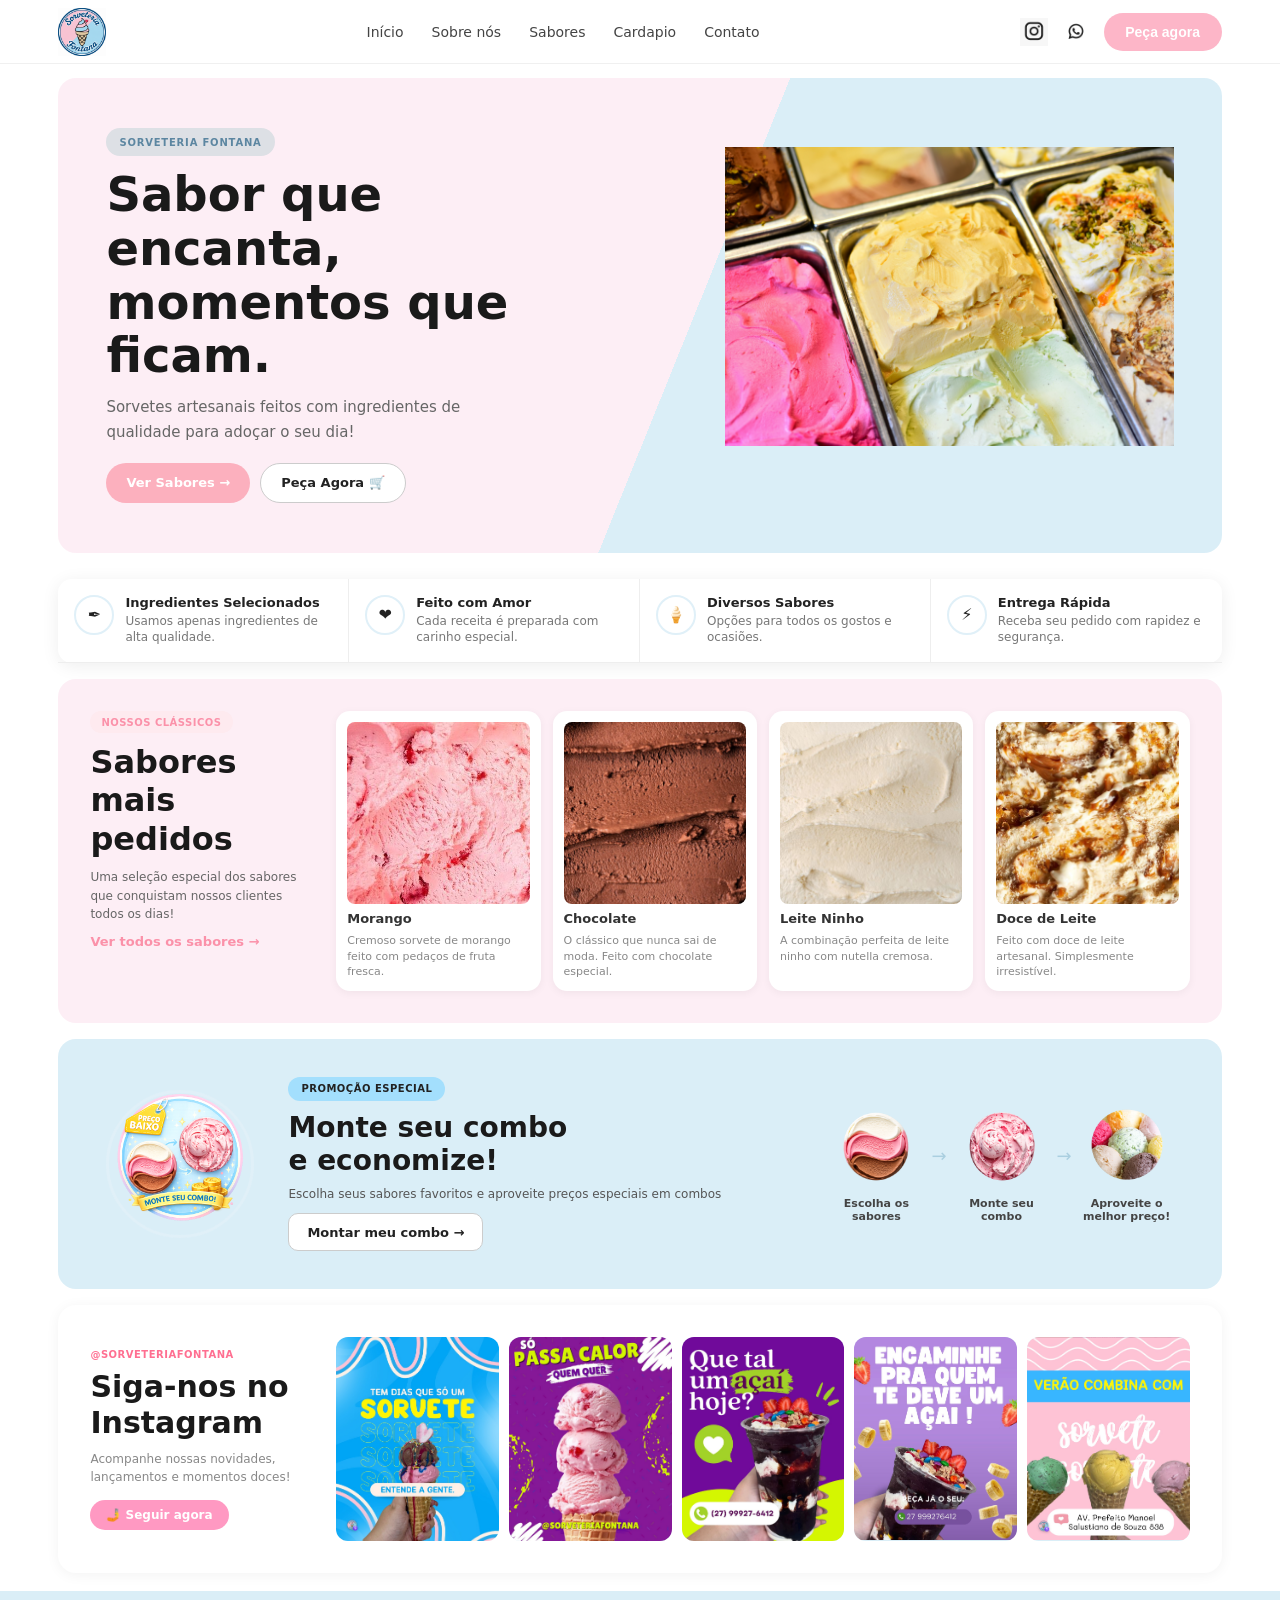
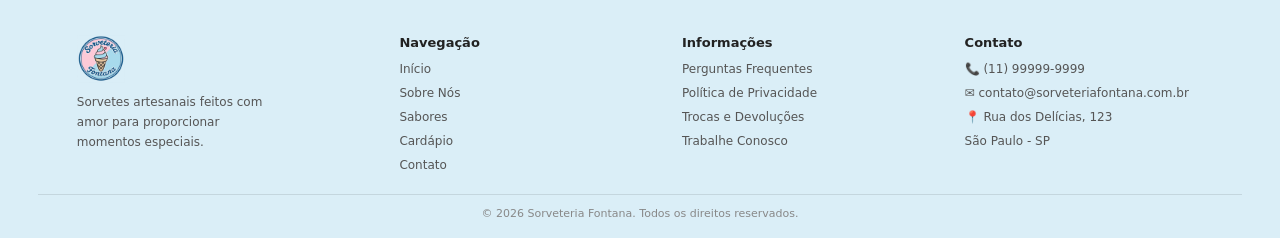
<file: index.html>
<!DOCTYPE html>
<html lang="pt-BR">

<head>
    <meta charset="UTF-8">
    <meta name="viewport" content="width=device-width, initial-scale=1.0">
    <title>Sorveteria Fontana</title>
    <link rel="icon" href="fotos/fontana_logo (1).png">
    <link rel="stylesheet" href="stylee.css">
</head>

<body>

    <!--parte do header-->
    <header>
        <div class="container">
            <div class="logo">
                <img src="fotos/logo.png" alt="Sorveteria Fontana">
            </div>

            <div class="hamburger" id="hamburger" onclick="toggleMenu()">
                <span></span>
                <span></span>
                <span></span>
            </div>

            <div class="menu" id="menu">
                <nav>
                    <ul>
                        <li>Início</li>
                        <li>Sobre nós</li>
                        <li>Sabores</li>
                        <li><a href="sabores (1).html">Cardapio</a></li>
                        <li>Contato</li>
                    </ul>
                </nav>
            </div>

            <div class="logos_whatsApp">
                <a href="https://www.instagram.com/sorveteriafontana/" target="_blank">
                <img src="fotos/icon insta.jpeg" alt="Instagram">
                </a>
            </div>
            <div class="logo_instagram">
                <img src="fotos/whatsapp_logo.png" alt="WhatsApp">
            </div>
            <div class="peça_agora">
                <button><a href="peçaja.html">Peça agora</a></button>
            </div>
        </div>
    </header>

    <!--parte da box-->
    <div class="container_ultra_blaster">
        <div class="box_grande">
            <div class="container-">
                <div class="titulo">
                    <h1>Sorveteria Fontana</h1>
                </div>
                <div class="paragrafo">
                    <p>Sabor que <br> encanta, <br> momentos que <br> ficam.</p>
                </div>
                <div class="sub_paragrafo">
                    <p>Sorvetes artesanais feitos com ingredientes de qualidade para adoçar o seu dia!</p>
                </div>
                <div class="ver_va">
                    <div class="ver_valores">
                        <p>Ver Sabores →</p>
                    </div>
                    <div class="peça_da_box">
                        <p>Peça Agora 🛒</p>
                    </div>
                </div>
            </div>
            <div class="img_grande">
                <img src="fotos/zed-can-SzeATgE4k0c-unsplash.jpg" alt="">
            </div>
        </div>
    </div>

    <!--parte do menu-->
    <div class="base_menu">
        <div class="menu_">
            <div class="item">
                <div class="icone">✒️​</div>
                <div class="texto">
                    <h2>Ingredientes Selecionados</h2>
                    <p>Usamos apenas ingredientes de alta qualidade.</p>
                </div>
            </div>
            <div class="item">
                <div class="icone">❤️</div>
                <div class="texto">
                    <h2>Feito com Amor</h2>
                    <p>Cada receita é preparada com carinho especial.</p>
                </div>
            </div>
            <div class="item">
                <div class="icone">🍦</div>
                <div class="texto">
                    <h2>Diversos Sabores</h2>
                    <p>Opções para todos os gostos e ocasiões.</p>
                </div>
            </div>
            <div class="item sem-borda">
                <div class="icone">⚡</div>
                <div class="texto">
                    <h2>Entrega Rápida</h2>
                    <p>Receba seu pedido com rapidez e segurança.</p>
                </div>
            </div>
        </div>
    </div>

    <!--box media (sabores)-->
    <div class="container_media">
        <div class="container_media_sub">
            <div class="box_media">
                <div class="media_titulo">
                    <p>nossos clássicos</p>
                </div>
                <div class="media_h1">
                    <p>Sabores mais<br>pedidos</p>
                </div>
                <div class="media_subh1">
                    <p>Uma seleção especial dos sabores que conquistam nossos clientes todos os dias!</p>
                </div>
                <div class="media_ver_sabores">
                    <p>Ver todos os sabores →</p>
                </div>
            </div>
            <div class="opcoes_media">
                <div class="card_">
                    <img src="fotos/sorvete de morango.jpg" alt="Morango">
                    <h3>Morango</h3>
                    <p>Cremoso sorvete de morango feito com pedaços de fruta fresca.</p>
                </div>
                <div class="card_">
                    <img src="fotos/chocolate.jpg" alt="Chocolate">
                    <h3>Chocolate</h3>
                    <p>O clássico que nunca sai de moda. Feito com chocolate especial.</p>
                </div>
                <div class="card_">
                    <img src="fotos/sorvete de leite ninho.jpg" alt="Leite Ninho">
                    <h3>Leite Ninho</h3>
                    <p>A combinação perfeita de leite ninho com nutella cremosa.</p>
                </div>
                <div class="card_">
                    <img src="fotos/sorvete de doce de leite.jpg" alt="Doce de Leite">
                    <h3>Doce de Leite</h3>
                    <p>Feito com doce de leite artesanal. Simplesmente irresistível.</p>
                </div>
            </div>
        </div>
    </div>

    <!--parte promoção especial-->
    <div class="container_especial">
        <div class="container_especial_sub">
            <div class="img_especial">
                <img src="fotos/preço baixo.png" alt="">
            </div>

            <div class="coluna_especial">
                <div class="titulo_especial">
                    <h1>Promoção Especial</h1>
                </div>
                <div class="h1_especial">
                    <h1>Monte seu combo<br>e economize!</h1>
                    <p>Escolha seus sabores favoritos e aproveite preços especiais em combos</p>
                </div>
                <div class="montar_especial">
                    <h4>Montar meu combo →</h4>
                </div>
            </div>

            <div class="img_sub">
                <div class="coluna_img">
                    <div class="img_sub_sub">
                        <img src="fotos/ChatGPT Image 9 de jun. de 2026, 14_09_29.png" alt="">
                    </div>
                    <div class="h1_img"><p>Escolha os sabores</p></div>
                </div>
                <span class="seta_especial">→</span>
                <div class="coluna_img">
                    <div class="img_sub_sub">
                        <img src="fotos/foto_redondaaaaa.png" alt="">
                    </div>
                    <div class="h1_img"><p>Monte seu combo</p></div>
                </div>
                <span class="seta_especial">→</span>
                <div class="coluna_img">
                    <div class="img_sub_sub">
                        <img src="fotos/imagem redonda_sorvetes.png" alt="">
                    </div>
                    <div class="h1_img"><p>Aproveite o melhor preço!</p></div>
                </div>
            </div>
        </div>
    </div>

    <!--box final (instagram)-->
    <div class="container_media_final">
        <div class="container_media_sub_final">
            <div class="box_media_final">
                <div class="media_titulo_final">
                    <p>@sorveteriafontana</p>
                </div>
                <div class="media_h1_final">
                    <p>Siga-nos no<br>Instagram</p>
                </div>
                <div class="media_subh1_final">
                    <p>Acompanhe nossas novidades, lançamentos e momentos doces!</p>
                </div>
                <div class="media_ver_sabores_final">
                    <a href="https://www.instagram.com/sorveteriafontana/" target="_blank">
                    <p>🤳 Seguir agora</p>
                    </a>
                </div>
            </div>
            <div class="opcoes_media_final">
                <div class="card_final"><div class="img_sabor_final">
                    <img src="fotos/sorvete_.jpeg" alt="">
                </div></div>
                <div class="card_final"><div class="img_sabor_final">
                    <img src="fotos/img1.png" alt="">
                </div></div>
                <div class="card_final"><div class="img_sabor_final">
                    <img src="fotos/img 2.png" alt="">
                </div></div>
                <div class="card_final"><div class="img_sabor_final">
                    <img src="fotos/img 3.png" alt="">
                </div></div>
                <div class="card_final"><div class="img_sabor_final">
                    <img src="fotos/img 4.png" alt="">
                </div></div>
            </div>
        </div>
    </div>

    <!-- FOOTER -->
    <footer class="footer">
        <div class="footer-content">
            <div class="footer-brand">
                <img src="fotos/fontana_logo (1).png" alt="Fontana">
                <p>Sorvetes artesanais feitos com amor para proporcionar momentos especiais.</p>
                <div class="social">
                    <i class="fa-brands fa-instagram"></i>
                    <i class="fa-brands fa-whatsapp"></i>
                </div>
            </div>
            <div class="footer-column">
                <h4>Navegação</h4>
                <a href="#">Início</a>
                <a href="#">Sobre Nós</a>
                <a href="#">Sabores</a>
                <a href="#">Cardápio</a>
                <a href="#">Contato</a>
            </div>
            <div class="footer-column">
                <h4>Informações</h4>
                <a href="#">Perguntas Frequentes</a>
                <a href="#">Política de Privacidade</a>
                <a href="#">Trocas e Devoluções</a>
                <a href="#">Trabalhe Conosco</a>
            </div>
            <div class="footer-column">
                <h4>Contato</h4>
                <span>📞 (11) 99999-9999</span>
                <span>✉ contato@sorveteriafontana.com.br</span>
                <span>📍 Rua dos Delícias, 123</span>
                <span>São Paulo - SP</span>
            </div>
        </div>
        <div class="footer-copy">
            © 2026 Sorveteria Fontana. Todos os direitos reservados.
        </div>
    </footer>

    <script>
        function toggleMenu() {
            const menu = document.getElementById('menu');
            menu.classList.toggle('aberto');
        }

        document.querySelectorAll('.menu li').forEach(item => {
            item.addEventListener('click', () => {
                document.getElementById('menu').classList.remove('aberto');
            });
        });
    </script>

</body>
</html>
</file>
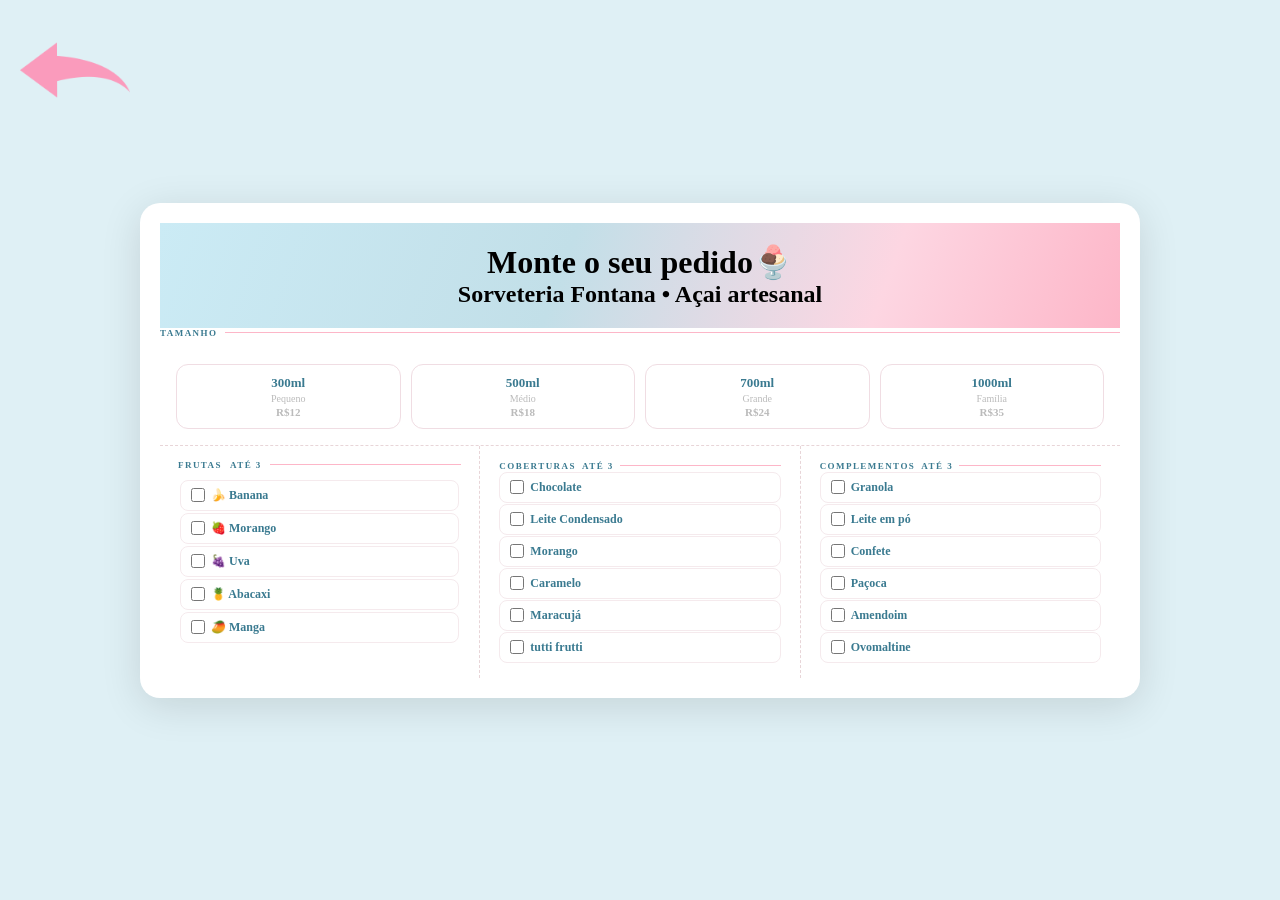
<file: peçaja.html>
<!DOCTYPE html>
<html lang="en">
<head>
    <meta charset="UTF-8">
    <meta name="viewport" content="width=device-width, initial-scale=1.0">
    <title>PEÇA JA</title>
    <link rel="icon" href="fotos/fontana_logo (1).png">
    <link rel="stylesheet" href="peçaja.css">
</head>

<body>    
    <div class="seta1">
        <a href="index.html">
            <img src="fotos/setas-pretas-para-a-esquerda (1).png" alt="Seta para voltar a pagina">
        </a>
    </div>

    <div class="mundo">
        <div class="comanda">
            
            
                <header>
                    <h1>Monte o seu pedido🍨</h1>
                    <h2>Sorveteria Fontana • Açai artesanal</h2>
                </header>

                <!-- TAMANHO -->
                <div class="sec-titulo">TAMANHO</div>

                <div class="Tamanho">
                    <input type="radio" name="tamanho" id="300ml">
                    <label for="300ml">
                        <span class="ml">300ml</span>
                        <span class="nome">Pequeno</span>
                        <span class="preco">R$12</span>
                    </label>

                    <input type="radio" name="tamanho" id="500ml">
                    <label for="500ml">
                        <span class="ml">500ml</span>
                        <span class="nome">Médio</span>
                        <span class="preco">R$18</span>
                    </label>

                    <input type="radio" name="tamanho" id="700ml">
                    <label for="700ml">
                        <span class="ml">700ml</span>
                        <span class="nome">Grande</span>
                        <span class="preco">R$24</span>
                    </label>

                    <input type="radio" name="tamanho" id="1LT">
                    <label for="1LT">
                        <span class="ml">1000ml</span>
                        <span class="nome">Família</span>
                        <span class="preco">R$35</span>
                    </label>
                </div>

                <div class="corpo">

                    <!-- FRUTAS -->
                    <div class="col-frutas">
                        <div class="sec-titulo">
                            FRUTAS <span class="sec-obs">ATÉ 3</span>
                        </div>

                        <div class="frutas">
                            <div class="item">
                                <input type="checkbox" id="Banana" name="frutas">
                                <label for="Banana">🍌 Banana</label>
                            </div>
                            <div class="item">
                                <input type="checkbox" id="Morango" name="frutas">
                                <label for="Morango">🍓 Morango</label>
                            </div>
                            <div class="item">
                                <input type="checkbox" id="Uva" name="frutas">
                                <label for="Uva">🍇 Uva</label>
                            </div>
                            <div class="item">
                                <input type="checkbox" id="Abacaxi" name="frutas">
                                <label for="Abacaxi">🍍 Abacaxi</label>
                            </div>
                            <div class="item">
                                <input type="checkbox" id="Manga" name="frutas">
                                <label for="Manga">🥭 Manga</label>
                            </div>
                        </div>
                    </div>

                    <!-- COBERTURAS -->
                    <div class="coberturas">
                        <div class="sec-titulo">
                            COBERTURAS <span class="sec-obs">ATÉ 3</span>
                        </div>
                        <div class="item">
                            <input type="checkbox" name="Chocolate" id="Chocolate">
                            <label for="Chocolate">Chocolate</label>
                        </div>
                        <div class="item">
                            <input type="checkbox" name="LeiteCondensado" id="LeiteCondensado">
                            <label for="LeiteCondensado">Leite Condensado</label>
                        </div>
                        <div class="item">
                            <input type="checkbox" name="Morango" id="CMorango">
                            <label for="CMorango">Morango</label>
                        </div>
                        <div class="item">
                            <input type="checkbox" name="Caramelo" id="Caramelo">
                            <label for="Caramelo">Caramelo</label>
                        </div>
                        <div class="item">
                            <input type="checkbox" name="Maracuja" id="Maracuja">
                            <label for="Maracuja">Maracujá</label>
                        </div>
                        <div class="item">
                            <input type="checkbox" name="tittufrutti" id="tuttifrutti">
                            <label for="tuttifrutti">tutti frutti</label>
                        </div>
                    </div>

                    <!-- COMPLEMENTOS -->
                    <div class="complementos">
                        <div class="sec-titulo">
                            COMPLEMENTOS <span class="sec-obs">ATÉ 3</span>
                        </div>
                        <div class="item">
                            <input type="checkbox" name="Granola" id="Granola">
                            <label for="Granola">Granola</label>
                        </div>
                        <div class="item">
                            <input type="checkbox" name="Leite em pó" id="Leiteempo">
                            <label for="Leiteempo">Leite em pó</label>
                        </div>
                        <div class="item">
                            <input type="checkbox" name="Confete" id="Confete">
                            <label for="Confete">Confete</label>
                        </div>
                        <div class="item">
                            <input type="checkbox" name="Pacoca" id="Pacoca">
                            <label for="Pacoca">Paçoca</label>
                        </div>
                        <div class="item">
                            <input type="checkbox" name="Amendoim" id="Amendoim">
                            <label for="Amendoim">Amendoim</label>
                        </div>
                        <div class="item">
                            <input type="checkbox" name="Ovomaltine" id="Ovomaltine">
                            <label for="Ovomaltine">Ovomaltine</label>
                        </div>
                    </div>

                    <script>
                        document.querySelectorAll('[name=frutas]').forEach(cb => {
                            cb.addEventListener('change', () => {
                                if (document.querySelectorAll('[name=frutas]:checked').length > 3) {
                                    cb.checked = false;
                                    alert('Você só pode escolher até 3 frutas!');
                                }
                            });
                        });

                        const coberturas = ['Chocolate', 'LeiteCondensado', 'Morango', 'Caramelo', 'Maracuja', 'tittufrutti'];
                        coberturas.forEach(nome => {
                            document.querySelector(`[name=${nome}]`)?.addEventListener('change', function() {
                                const marcados = coberturas.filter(n => document.querySelector(`[name=${n}]`)?.checked).length;
                                if (marcados > 3) {
                                    this.checked = false;
                                    alert('Você só pode escolher até 3 coberturas!');
                                }
                            });
                        });

                        const complementos = ['Granola', 'Leite em pó', 'Confete', 'Pacoca', 'Amendoim', 'Ovomaltine'];
                        complementos.forEach(nome => {
                            document.querySelector(`[name="${nome}"]`)?.addEventListener('change', function() {
                                const marcados = complementos.filter(n => document.querySelector(`[name="${n}"]`)?.checked).length;
                                if (marcados > 3) {
                                    this.checked = false;
                                    alert('Você só pode escolher até 3 complementos!');
                                }
                            });
                        });
                    </script>
                </div>
            </div>
    </div>

</body>
</html>
</file>
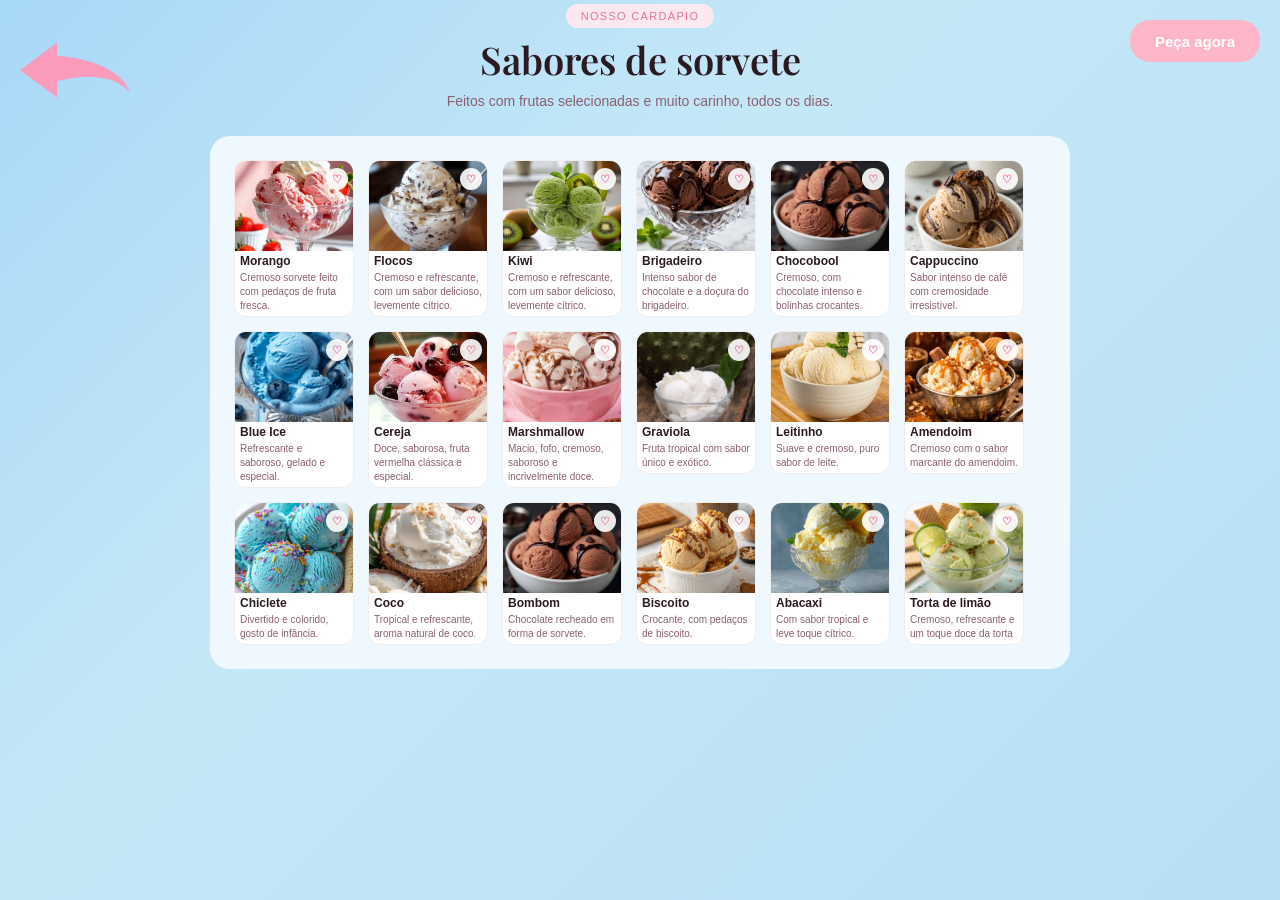
<file: sabores (1).html>
<!DOCTYPE html>
<html lang="PT-BR">
  <head>
    <meta charset="UTF-8">
    <meta name="viewport" content="width=device-width, initial-scale=1.0">
    <link rel="icon" href="fotos/fontana_logo (1).png">
    <title>Sabores</title>
    <link href="https://fonts.googleapis.com/css2?family=Playfair+Display:wght@500;600&family=DM+Sans:wght@400;500&display=swap" rel="stylesheet" />
    <link rel="stylesheet" href="sabores (1).css">
  </head>
  <body>
    <header>

  <div class="seta1">
    <a href="index.html">
      <img src="fotos/setas-pretas-para-a-esquerda (1).png" alt="Seta para voltar a pagina">
    </a>
  </div>

  <div class="peça_agora">
    <a href="peçaja.html">
      <button>Peça agora</button>
    </a>
  </div>

    <div class="hero">
      <span class="hero-tag">nosso cardápio</span>
      <h1>Sabores de sorvete</h1>
      <p>Feitos com frutas selecionadas e muito carinho, todos os dias.</p>
    </div>
  </header>
    <div class="container">

      <!-- Morango -->
      <div class="card">
        <div class="card-img">
          <img src="fotos/morango2.jpg" alt="Sorvete de morango" />
          <button class="card-heart">♡</button>
        </div>
        <div class="card-body">
          <p class="card-name">Morango</p>
          <p class="card-desc">Cremoso sorvete feito com pedaços de fruta fresca.</p>
        </div>
      </div>

      <!-- Flocos -->
      <div class="card">
        <div class="card-img">
          <img src="fotos/flocos.jpg" alt="Sorvete de Flocos" />
          <button class="card-heart">♡</button>
        </div>
        <div class="card-body">
          <p class="card-name">Flocos</p>
          <p class="card-desc">Cremoso e refrescante, com um sabor delicioso, levemente cítrico.</p>
        </div>
      </div>

      <!-- Kiwi -->
      <div class="card">
        <div class="card-img">
          <img src="fotos/kiwi.jpg" alt="Sorvete de Kiwi" />
          <button class="card-heart">♡</button>
        </div>
        <div class="card-body">
          <p class="card-name">Kiwi</p>
          <p class="card-desc">Cremoso e refrescante, com um sabor delicioso, levemente cítrico.</p>
        </div>
      </div>

      <!-- Brigadeiro -->
      <div class="card">
        <div class="card-img">
          <img src="fotos/brigadeiro.jpg" alt="Sorvete de Brigadeiro" />
          <button class="card-heart">♡</button>
        </div>
        <div class="card-body">
          <p class="card-name">Brigadeiro</p>
          <p class="card-desc">Intenso sabor de chocolate e a doçura do brigadeiro.</p>
        </div>
      </div>

      <!-- Chocobool -->
      <div class="card">
        <div class="card-img">
          <img src="fotos/chocobol.jpg" alt="Sorvete de Chocobool" />
          <button class="card-heart">♡</button>
        </div>
        <div class="card-body">
          <p class="card-name">Chocobool</p>
          <p class="card-desc">Cremoso, com chocolate intenso e bolinhas crocantes.</p>
        </div>
      </div>

      <!-- Cappuccino -->
      <div class="card">
        <div class="card-img">
          <img src="fotos/capuccino.jpg" alt="Cappuccino" />
          <button class="card-heart">♡</button>
        </div>
        <div class="card-body">
          <p class="card-name">Cappuccino</p>
          <p class="card-desc">Sabor intenso de café com cremosidade irresistível.</p>
        </div>
      </div>

      <!-- Blue Ice -->
      <div class="card">
        <div class="card-img">
          <img src="fotos/blue ice.jpg" alt="Blue Ice" />
          <button class="card-heart">♡</button>
        </div>
        <div class="card-body">
          <p class="card-name">Blue Ice</p>
          <p class="card-desc">Refrescante e saboroso, gelado e especial.</p>
        </div>
      </div>

      <!-- Cereja -->
      <div class="card">
        <div class="card-img">
          <img src="fotos/cereja.jpg" alt="Cereja" />
          <button class="card-heart">♡</button>
        </div>
        <div class="card-body">
          <p class="card-name">Cereja</p>
          <p class="card-desc">Doce, saborosa, fruta vermelha clássica e especial.</p>
        </div>
      </div>

      <!-- Marshmallow -->
      <div class="card">
        <div class="card-img">
          <img src="fotos/marsh.jpg" alt="Marshmallow" />
          <button class="card-heart">♡</button>
        </div>
        <div class="card-body">
          <p class="card-name">Marshmallow</p>
          <p class="card-desc">Macio, fofo, cremoso, saboroso e incrivelmente doce.</p>
        </div>
      </div>

      <!-- Graviola -->
      <div class="card">
        <div class="card-img">
          <img src="fotos/graviola.jpg" alt="Graviola" />
          <button class="card-heart">♡</button>
        </div>
        <div class="card-body">
          <p class="card-name">Graviola</p>
          <p class="card-desc">Fruta tropical com sabor único e exótico.</p>
        </div>
      </div>

      <!-- Leitinho -->
      <div class="card">
        <div class="card-img">
          <img src="fotos/leiteninho.jpg" alt="Leitinho" />
          <button class="card-heart">♡</button>
        </div>
        <div class="card-body">
          <p class="card-name">Leitinho</p>
          <p class="card-desc">Suave e cremoso, puro sabor de leite.</p>
        </div>
      </div>

      <!-- Amendoim -->
      <div class="card">
        <div class="card-img">
          <img src="fotos/amendoin.jpg" alt="Amendoim" />
          <button class="card-heart">♡</button>
        </div>
        <div class="card-body">
          <p class="card-name">Amendoim</p>
          <p class="card-desc">Cremoso com o sabor marcante do amendoim.</p>
        </div>
      </div>

      <!-- Chiclete -->
      <div class="card">
        <div class="card-img">
          <img src="fotos/chiclete.jpg" alt="Chiclete" />
          <button class="card-heart">♡</button>
        </div>
        <div class="card-body">
          <p class="card-name">Chiclete</p>
          <p class="card-desc">Divertido e colorido, gosto de infância.</p>
        </div>
      </div>

      <!-- Coco -->
      <div class="card">
        <div class="card-img">
          <img src="fotos/coco.jpg" alt="Coco" />
          <button class="card-heart">♡</button>
        </div>
        <div class="card-body">
          <p class="card-name">Coco</p>
          <p class="card-desc">Tropical e refrescante, aroma natural de coco.</p>
        </div>
      </div>

      <!-- Bombom -->
      <div class="card">
        <div class="card-img">
          <img src="fotos/chocobol.jpg" alt="Bombom" />
          <button class="card-heart">♡</button>
        </div>
        <div class="card-body">
          <p class="card-name">Bombom</p>
          <p class="card-desc">Chocolate recheado em forma de sorvete.</p>
        </div>
      </div>

      <!-- Biscoito -->
      <div class="card">
        <div class="card-img">
          <img src="fotos/biscoito.jpg" alt="Biscoito" />
          <button class="card-heart">♡</button>
        </div>
        <div class="card-body">
          <p class="card-name">Biscoito</p>
          <p class="card-desc">Crocante, com pedaços de biscoito.</p>
        </div>
      </div>

      <!-- Abacaxi -->
      <div class="card">
        <div class="card-img">
          <img src="fotos/abacaxi.jpg" alt="Abacaxi" />
          <button class="card-heart">♡</button>
        </div>
        <div class="card-body">
          <p class="card-name">Abacaxi</p>
          <p class="card-desc">Com sabor tropical e leve toque cítrico.</p>
        </div>
      </div>

      <!-- Pistache -->
      <div class="card">
        <div class="card-img">
          <img src="fotos/tortaz de limao.jpg" alt="torta de limão" />
          <button class="card-heart">♡</button>
        </div>
        <div class="card-body">
          <p class="card-name">Torta de limão</p>
          <p class="card-desc">Cremoso, refrescante e um toque doce da torta</p>
        </div>
      </div>

    </div>

  </body>
</html>
</file>
<file: stylee.css>
/* ===================================================
   SORVETERIA FONTANA — CSS RESPONSIVO COMPLETO v3
   Breakpoints: 360 | 480 | 768 | 1024 | 1280 | 1440+
   =================================================== */
 
/* ===== RESET & BASE ===== */
*, *::before, *::after {
    padding: 0;
    margin: 0;
    box-sizing: border-box;
}
 
html {
    font-size: 16px;
    scroll-behavior: smooth;
}
 
body {
    font-family: 'Segoe UI', system-ui, -apple-system, sans-serif;
    color: #222;
    background: #fff;
    overflow-x: hidden;
}
 
img { max-width: 100%; display: block; }
a   { text-decoration: none; color: inherit; }
 
/* ===== WRAPPER GLOBAL ===== */
/* Todas as seções ficam dentro de uma faixa de 1180px centralizada */
.container,
.container_ultra_blaster,
.base_menu,
.container_media,
.container_especial,
.container_media_final,
.footer {
    width: 100%;
    max-width: 1240px;
    margin-left: auto;
    margin-right: auto;
    padding-left:  clamp(14px, 3vw, 40px);
    padding-right: clamp(14px, 3vw, 40px);
}
 
/* ===== HEADER ===== */
header {
    height: 64px;
    background: #fff;
    border-bottom: 1px solid #f0f0f0;
    position: sticky;
    top: 0;
    z-index: 200;
    /* full‑bleed bg, conteúdo centralizado via .container */
    padding: 0;
    display: block;
}
 
.container {
    height: 64px;
    display: flex;
    align-items: center;
    gap: 14px;
}
 
.logo {
    flex-shrink: 0;
    display: flex;
    align-items: center;
}
 
.logo img {
    width: 48px;
    height: 48px;
    object-fit: contain;
}
 
/* Nav */
.menu {
    flex: 1;
    display: flex;
    justify-content: center;
}
 
nav { display: flex; align-items: center; }
 
ul {
    list-style: none;
    display: flex;
    align-items: center;
    gap: 0;
}
 
li {
    padding: 6px 14px;
    cursor: pointer;
    border-radius: 10px;
    font-size: 14px;
    color: #444;
    font-weight: 500;
    white-space: nowrap;
    transition: background 200ms, color 200ms;
}
 
li:hover {
    background-color: #fdb6c8;
    color: #fff;
}
 
/* Ícones sociais no header */
.logos_whatsApp,
.logo_instagram {
    width: 28px;
    height: 28px;
    flex-shrink: 0;
    display: flex;
    align-items: center;
    justify-content: center;
    cursor: pointer;
}
 
.logos_whatsApp img,
.logo_instagram img {
    width: 100%;
    object-fit: contain;
}
 
/* Botão Peça Agora */
.peça_agora { flex-shrink: 0; }
 
button {
    background-color: #fdb6c8;
    color: #fff;
    border: none;
    min-width: 118px;
    height: 38px;
    padding: 0 18px;
    border-radius: 20px;
    font-size: 14px;
    font-weight: 600;
    cursor: pointer;
    transition: background 250ms;
    white-space: nowrap;
}
 
button:hover { background-color: #f890aa; }
 
/* Hamburger */
.hamburger {
    display: none;
    flex-direction: column;
    gap: 5px;
    cursor: pointer;
    padding: 5px;
    flex-shrink: 0;
    margin-left: auto;
}
 
.hamburger span {
    display: block;
    width: 24px;
    height: 3px;
    background-color: #333;
    border-radius: 3px;
    transition: 0.3s;
}
 
/* ===== HERO ===== */
.container_ultra_blaster {
    padding-top: 14px;
    padding-bottom: 14px;
}
 
.box_grande {
    border-radius: 18px;
    display: flex;
    align-items: center;
    gap: clamp(18px, 3vw, 36px);
    padding: clamp(28px, 4vw, 50px) clamp(22px, 4vw, 48px);
    background: linear-gradient(112deg, #FDEEF5 54%, #DAEEF7 46%);
    min-height: 340px;
}
 
.container- {
    flex: 1;
    min-width: 0;
    display: flex;
    flex-direction: column;
    gap: 12px;
}
 
.titulo {
    width: fit-content;
    height: 28px;
    color: #5c86a1;
    display: flex;
    align-items: center;
    border-radius: 20px;
    padding: 0 13px;
    background-color: #dde0e5;
}
 
.titulo h1 {
    font-size: 10px;
    font-weight: 700;
    letter-spacing: 0.8px;
    text-transform: uppercase;
}
 
.paragrafo {
    font-size: clamp(28px, 3.8vw, 48px);
    font-weight: 800;
    line-height: 1.12;
    color: #1a1a1a;
}
 
.sub_paragrafo {
    font-size: clamp(13px, 1.3vw, 15px);
    color: #666;
    line-height: 1.65;
    max-width: 380px;
}
 
.ver_va {
    display: flex;
    align-items: center;
    gap: 10px;
    flex-wrap: wrap;
    margin-top: 6px;
}
 
.ver_valores {
    height: 40px;
    padding: 0 20px;
    color: #fff;
    display: flex;
    align-items: center;
    background-color: #fcb0be;
    font-weight: 700;
    border-radius: 25px;
    cursor: pointer;
    font-size: 13px;
    transition: background 220ms;
    white-space: nowrap;
}
 
.ver_valores:hover { background-color: #f890aa; }
 
.peça_da_box {
    height: 40px;
    padding: 0 20px;
    display: flex;
    align-items: center;
    border: 1px solid #ccc;
    background-color: #fff;
    font-weight: 700;
    border-radius: 25px;
    cursor: pointer;
    font-size: 13px;
    transition: background 220ms;
    white-space: nowrap;
}
 
.peça_da_box:hover { background-color: #f5f5f5; }
 
.img_grande {
    width: clamp(200px, 42%, 460px);
    flex-shrink: 0;
    aspect-ratio: 4/3;
    border-radius: 12px;
    object-fit: cover;
}
 
/* ===== BENEFÍCIOS ===== */
.base_menu {
    padding-top: 12px;
    padding-bottom: 0;
}
 
.menu_ {
    background: z#000000;
    border-radius: 14px;
    box-shadow: 0 3px 18px rgba(0,0,0,.07);
    display: flex;
    flex-wrap: wrap;
}
 
.item {
    flex: 1 1 200px;
    padding: 16px 16px;
    display: flex;
    align-items: flex-start;
    gap: 11px;
    border-right: 1px solid #eee;
    border-bottom: 1px solid #eee;
}
 
.item:last-child { border-right: none; }
 
.sem-borda { border-right: none; }
 
.icone {
    width: 40px;
    height: 40px;
    border-radius: 50%;
    display: flex;
    align-items: center;
    justify-content: center;
    flex-shrink: 0;
    border: 2px solid #e0f0f8;
}
 
.texto h2 { font-size: 13px; font-weight: 700; margin-bottom: 3px; color: #222; }
.texto p  { font-size: 12px; color: #777; line-height: 1.4; }
 
/* ===== SABORES ===== */
.container_media {
    padding-top: 16px;
    padding-bottom: 0;
}
 
.container_media_sub {
    background-color: #FDEEF5;
    border-radius: 18px;
    display: flex;
    flex-wrap: wrap;
    gap: clamp(14px, 2.5vw, 26px);
    padding: clamp(20px, 2.8vw, 32px);
    align-items: flex-start;
}
 
.box_media {
    flex: 0 0 clamp(170px, 20%, 220px);
    display: flex;
    flex-direction: column;
    gap: 10px;
}
 
.media_titulo {
    color: #fb91a9;
    width: fit-content;
    height: 22px;
    background-color: #feeaef;
    font-size: 10px;
    font-weight: 700;
    display: flex;
    align-items: center;
    padding: 0 11px;
    border-radius: 15px;
    text-transform: uppercase;
    letter-spacing: 0.5px;
}
 
.media_h1 p {
    font-size: clamp(22px, 2.8vw, 32px);
    font-weight: 800;
    color: #1a1a1a;
    line-height: 1.2;
}
 
.media_subh1 p { color: #666; line-height: 1.55; font-size: 12px; }
 
.media_ver_sabores p {
    color: #fb91a9;
    font-weight: 700;
    cursor: pointer;
    font-size: 13px;
}
 
.media_ver_sabores p:hover { text-decoration: underline; }
 
.opcoes_media {
    flex: 1 1 0;
    min-width: 0;
    display: grid;
    grid-template-columns: repeat(4, 1fr);
    gap: 12px;
}
 
.card_ {
    padding: 11px;
    border-radius: 14px;
    background-color: #fff;
    display: flex;
    flex-direction: column;
    gap: 7px;
    transition: transform 230ms, box-shadow 230ms;
    box-shadow: 0 2px 8px rgba(0,0,0,.05);
}
 
.card_:hover {
    transform: translateY(-4px);
    box-shadow: 0 8px 20px rgba(0,0,0,.1);
}
 
.card_ img {
    width: 100%;
    aspect-ratio: 1;
    object-fit: cover;
    border-radius: 8px;
}
 
.card_ h3 { font-size: 13px; font-weight: 700; color: #333; }
.card_ p  { font-size: 11px; color: #888; line-height: 1.4; }
 
/* ===== PROMOÇÃO ESPECIAL ===== */
.container_especial {
    padding-top: 16px;
    padding-bottom: 0;
}
 
.container_especial_sub {
    display: flex;
    align-items: center;
    gap: clamp(18px, 2.8vw, 34px);
    padding: clamp(22px, 3vw, 38px) clamp(22px, 4vw, 48px);
    border-radius: 18px;
    background-color: #DAEEF7;
    flex-wrap: wrap;
}
 
.img_especial {
    width: clamp(100px, 12vw, 148px);
    height: clamp(100px, 12vw, 148px);
    border-radius: 50%;
    display: flex;
    align-items: center;
    justify-content: center;
    flex-shrink: 0;
    border: 3px solid #e0f0f8;
}
 
.coluna_especial {
    display: flex;
    flex-direction: column;
    gap: 10px;
    flex: 1 1 200px;
    min-width: 0;
}
 
.titulo_especial {
    width: fit-content;
    height: 24px;
    display: flex;
    font-size: 10px;
    align-items: center;
    padding: 0 13px;
    border-radius: 25px;
    background-color: #a3dffd;
    text-transform: uppercase;
    letter-spacing: 0.5px;
    font-weight: 700;
}
 
.titulo_especial h1 { font-size: 10px; font-weight: 700; }
 
.h1_especial h1 {
    font-size: clamp(20px, 2.4vw, 28px);
    font-weight: 800;
    line-height: 1.2;
    color: #1a1a1a;
}
 
.h1_especial p {
    margin-top: 7px;
    font-size: 12px;
    color: #555;
    line-height: 1.55;
}
 
.montar_especial {
    width: fit-content;
    height: 38px;
    display: flex;
    font-size: 13px;
    border-radius: 10px;
    align-items: center;
    padding: 0 18px;
    background-color: #fff;
    cursor: pointer;
    font-weight: 600;
    transition: background 200ms;
    border: 1px solid #ccc;
}
 
.montar_especial:hover { background-color: #f0f0f0; }
 
.img_sub {
    display: flex;
    align-items: center;
    justify-content: center;
    gap: 8px;
}
 
.coluna_img {
    display: flex;
    flex-direction: column;
    align-items: center;
    gap: 7px;
    width: 94px;
}
 
.img_sub_sub {
    width: 84px;
    height: 84px;
    border-radius: 50%;
    display: flex;
    align-items: center;
    justify-content: center;
    transition: transform 200ms;
}
 
.img_sub_sub:hover { transform: scale(1.06); }
 
.h1_img { text-align: center; font-size: 11px; font-weight: 600; color: #444; }
 
.seta_especial { font-size: 18px; color: #aacfe0; margin-top: -18px; }
 
/* ===== INSTAGRAM ===== */
.container_media_final {
    padding-top: 16px;
    padding-bottom: 0;
}
 
.container_media_sub_final {
    border-radius: 18px;
    background-color: #fff;
    box-shadow: 0 2px 14px rgba(0,0,0,.05);
    display: flex;
    flex-wrap: wrap;
    gap: clamp(14px, 2.5vw, 26px);
    padding: clamp(20px, 2.8vw, 32px);
    align-items: center;
}
 
.box_media_final {
    flex: 0 0 clamp(170px, 20%, 220px);
    display: flex;
    flex-direction: column;
    gap: 9px;
}
 
.media_titulo_final {
    color: #ff6f91;
    font-size: 10px;
    font-weight: 700;
    text-transform: uppercase;
    letter-spacing: 0.5px;
}
 
.media_h1_final p {
    font-size: clamp(22px, 2.8vw, 30px);
    font-weight: 800;
    color: #1a1a1a;
    line-height: 1.2;
}
 
.media_subh1_final p { color: #888; line-height: 1.55; font-size: 12px; }
 
.media_ver_sabores_final { margin-top: 4px; }
 
.media_ver_sabores_final p {
    color: #fff;
    font-weight: 700;
    cursor: pointer;
    font-size: 12px;
    background-color: #ff99c2;
    padding: 8px 16px;
    border-radius: 20px;
    width: fit-content;
    transition: background 220ms;
}
 
.media_ver_sabores_final p:hover { background-color: #f770a8; }
 
.opcoes_media_final {
    flex: 1 1 0;
    min-width: 0;
    display: grid;
    grid-template-columns: repeat(5, 1fr);
    gap: 10px;
}
 
.card_final {
    border-radius: 12px;
    background-color: #DAEEF7;
    overflow: hidden;
    transition: transform 230ms;
}
 
.card_final:hover { transform: translateY(-3px); }
 
.img_sabor_final { width: 100%; height: 100%; background-color: #DAEEF7; }
 
/* ===== FOOTER ===== */
.footer {
    background: #DAEEF7;
    /* override: footer precisa de full‑bleed bg */
    max-width: 100%;
    padding-top: clamp(28px, 3.5vw, 44px);
    padding-bottom: 18px;
    margin-top: 18px;
}
 
/* Conteúdo interno centralizado */
.footer-content {
    max-width: 1240px;
    margin: 0 auto;
    padding: 0 clamp(14px, 3vw, 40px);
    display: flex;
    flex-wrap: wrap;
    gap: clamp(20px, 3.5vw, 44px);
}
 
.footer-brand {
    flex: 1 1 170px;
    min-width: 150px;
}
 
.footer-brand img { width: 48px; margin-bottom: 10px; }
 
.footer-brand p {
    font-size: 12px;
    color: #555;
    line-height: 1.65;
    max-width: 195px;
}
 
.social {
    margin-top: 12px;
    display: flex;
    gap: 12px;
    font-size: 17px;
    color: #555;
    cursor: pointer;
}
 
.footer-column {
    flex: 1 1 130px;
    display: flex;
    flex-direction: column;
    gap: 6px;
    min-width: 120px;
}
 
.footer-column h4 { font-size: 13px; font-weight: 700; margin-bottom: 4px; color: #222; }
 
.footer-column a,
.footer-column span {
    font-size: 12px;
    color: #555;
    display: flex;
    align-items: flex-start;
    gap: 5px;
    line-height: 1.5;
}
 
.footer-column a:hover { color: #222; }
 
.footer-copy {
    max-width: 1240px;
    margin: 20px auto 0;
    padding: 12px clamp(14px, 3vw, 40px) 0;
    border-top: 1px solid rgba(0,0,0,.1);
    text-align: center;
    font-size: 11px;
    color: #888;
}
 
/* ==============================================
   TABLET LARGO (≤ 1080px) — nav vira hamburger
   ============================================== */
@media (max-width: 1080px) {
 
    .menu    { display: none; }
    .hamburger { display: flex; }
    .peça_agora { display: none; }
 
    /* Dropdown */
    .menu.aberto {
        display: block;
        position: fixed;
        top: 64px;
        left: 0;
        width: 100%;
        background: #fff;
        box-shadow: 0 8px 20px rgba(0,0,0,.1);
        z-index: 199;
    }
 
    .menu.aberto ul {
        flex-direction: column;
        height: auto;
        align-items: flex-start;
        padding: 6px 0 10px;
        gap: 0;
    }
 
    .menu.aberto ul li {
        width: 100%;
        padding: 12px 20px;
        border-radius: 0;
        font-size: 15px;
        border-bottom: 1px solid #f5f5f5;
    }
 
    /* Sabores: 3 colunas */
    .opcoes_media { grid-template-columns: repeat(3, 1fr); }
 
    /* Instagram: 4 colunas */
    .opcoes_media_final { grid-template-columns: repeat(4, 1fr); }
}
 
/* ==============================================
   TABLET (≤ 768px)
   ============================================== */
@media (max-width: 768px) {
 
    header { height: 58px; }
    .container { height: 58px; }
    .menu.aberto { top: 58px; }
 
    /* Hero: coluna */
    .box_grande {
        flex-direction: column;
        background: linear-gradient(180deg, #FDEEF5 58%, #DAEEF7 42%);
        padding: 22px 18px;
        min-height: auto;
    }
    .container- { width: 100%; }
    .img_grande { width: 100%; max-width: 100%; aspect-ratio: 16/9; }
 
    /* Benefícios: 2 por linha */
    .item { flex: 1 1 46%; }
    .item:nth-child(2) { border-right: none; }
    .item:nth-child(3) { border-right: 1px solid #eee; }
    .item:nth-child(4) { border-right: none; }
 
    /* Sabores: sidebar + 2 colunas */
    .container_media_sub { flex-direction: column; }
    .box_media { flex: none; width: 100%; }
    .opcoes_media { grid-template-columns: repeat(2, 1fr); }
 
    /* Promoção */
    .container_especial_sub {
        flex-direction: column;
        align-items: center;
        text-align: center;
    }
    .coluna_especial { align-items: center; }
    .seta_especial { display: none; }
    .img_sub { justify-content: center; gap: 16px; }
 
    /* Instagram */
    .container_media_sub_final { flex-direction: column; }
    .box_media_final { flex: none; width: 100%; }
    .opcoes_media_final { grid-template-columns: repeat(3, 1fr); }
}
 
/* ==============================================
   MOBILE (≤ 520px)
   ============================================== */
@media (max-width: 520px) {
 
    /* Benefícios: 1 por linha */
    .item { flex: 1 1 100%; border-right: none; }
 
    /* Sabores: 2 colunas mantém */
    .opcoes_media { grid-template-columns: repeat(2, 1fr); }
 
    /* Instagram: 2 colunas */
    .opcoes_media_final { grid-template-columns: repeat(2, 1fr); }
 
    /* Promoção: circulinhos menores */
    .coluna_img { width: 78px; }
    .img_sub_sub { width: 68px; height: 68px; }
 
    /* Footer: 2 colunas */
    .footer-column { flex: 1 1 45%; min-width: 120px; }
}
 
/* ==============================================
   MOBILE PEQUENO (≤ 380px)
   ============================================== */
@media (max-width: 380px) {
 
    .paragrafo { font-size: 23px; }
 
    .ver_va { flex-direction: column; align-items: flex-start; }
    .ver_valores, .peça_da_box { width: 100%; justify-content: center; }
 
    /* Sabores: 1 coluna */
    .opcoes_media { grid-template-columns: 1fr 1fr; }
    .card_ img { aspect-ratio: 4/3; }
 
    /* Footer: 1 coluna */
    .footer-column { flex: 1 1 100%; }
}
 
/* ==============================================
   TELAS ULTRAWIDE (≥ 1600px) — espaçamento extra
   ============================================== */
@media (min-width: 1600px) {
    .container,
    .container_ultra_blaster,
    .base_menu,
    .container_media,
    .container_especial,
    .container_media_final {
        max-width: 1400px;
    }
    .footer-content,
    .footer-copy { max-width: 1400px; }
}
 
/* ==============================================
   ACESSIBILIDADE
   ============================================== */
@media (prefers-reduced-motion: reduce) {
    *, *::before, *::after {
        transition-duration: 0.01ms !important;
        animation-duration: 0.01ms !important;
    }
}
 
:focus-visible {
    outline: 2px solid #fdb6c8;
    outline-offset: 3px;
    border-radius: 4px;
}
</file>
<file: peçaja.css>
* {
    margin: 0;
    padding: 0;
    box-sizing: border-box;
}
.body{
    background: linear-gradient(135deg, #99d2f7 0%, #b5e3f7 40%, #b8dff5 100%);
    font-family: 'Nunito', sans-serif;
}
.mundo{
  background: #dff0f5;
  min-height: 100vh;
  display: flex;
  justify-content: center;
  align-items: center;
  padding: 40px;
}
.comanda{
    background: white;
    border-radius: 20px;
    box-shadow: 0 8px 40px rgba(0,0,0,0.12);
    width: 1000px;
    overflow: hidden;
    padding: 20px;
}
header{
    background: linear-gradient(110deg, #cbebf5 0%, #c2dfe8 42%, #fdd6e2 75%, #fdb6c8 100%);
    padding: 20px;
    text-align: center;
    justify-content: space-between;
}
.Tamanho {
    display: flex;
    gap: 10px;
    padding: 16px;
}
.Tamanho input[type="radio"] {
    display: none;
}
.Tamanho label {
    flex: 1;
    display: flex;
    flex-direction: column;
    align-items: center;
    background: white;
    border: 1.5px solid #f0dde3;
    border-radius: 12px;
    padding: 10px;
    cursor: pointer;
}
.ml {
    font-size: 13px;
    font-weight: 800;
    color: #3a7a90;
}
.nome {
    font-size: 10px;
    color: #bbb;
    margin: 2px 0;
}
.preco {
    font-size: 11px;
    font-weight: 700;
    color: #bbb;
}
.Tamanho input:checked + label {
    border-color: #fdb6c8;
    background: #fff0f4;
}
.Tamanho input:checked + label .ml {
    color: #c45a78;
}
.Tamanho input:checked + label .preco {
    color: #e07a96;
}
.sec-titulo{
    font-size: 9px;
    font-weight: 800;
    letter-spacing: 0.16em;
    color: #3a7a90;
    display: flex;
    align-items: center;
    gap: 8px;
    margin-bottom: 10px;
}
.sec-titulo::after{
    content: '';
    flex: 1;
    height: 1px;
    background: #fdb6c8;
}
.Tamanho{
    border-bottom: 1.5px dashed #e8d5d8;
    padding-bottom: 16px;
}
.corpo{
    display: flex;
    gap: 0;
}
.col-frutas, .coberturas, .complementos{
    flex: 1;
    padding: 14px 18px;
}
.col-frutas, .coberturas{
    border-right: 1.5px dashed #e8d5d8;
}
.frutas div{
    margin: 2px;
    display: flex;
    align-items: center;
    gap: 6px; 
}
.item {
    display: flex;
    align-items: center;
    gap: 8px;
    padding: 7px 10px;
    border: 1.5px solid #f5eaed;
    border-radius: 8px;
    background: white;
    margin-bottom: 6px;
}
.item label {
    font-size: 12px;
    font-weight: 700;
    color: #3a7a90;
    cursor: pointer;
}
.item input[type="checkbox"] {
    accent-color: #e07a96;
    width: 14px;
    height: 14px;
    cursor: pointer;
}
.item:has(input:checked) {
    border-color: #fdb6c8;
    background: #fff0f4;
}
.item:has(input:checked) label {
    color: #c45a78;
}                               
.coberturas div{
    margin: 1px;
    display: flex;
    align-items: center;
    gap: 6px;
}
.complementos div{
    margin: 1px;
    display: flex;
    align-items: center;
    gap: 6px;
}
.seta1 {
    position: fixed;
    top: 20px;
    left: 20px;
}
.seta1 img {
    width: 110px;
    height: 100px;
}
</file>
<file: sabores (1).css>
* {
    margin: 0;
    padding: 0;
    box-sizing: border-box;
}

body {
    min-height: 100vh;
    display: flex;
    flex-direction: column;
    align-items: center;
    justify-content: flex-start;
    padding-top: 4px;
    background: linear-gradient(135deg, #a8d8f8 0%, #c5e8f7 40%, #b8dff5 100%);
    font-family: 'Nunito', sans-serif;
}

body .seta1 img {
    justify-content: flex-start;
    align-content: flex-start;
}

.container {
    max-width: 860px;
    width: 90%;
    background-color: aliceblue;
    display: flex;
    align-items: flex-start;
    flex-wrap: wrap;
    border-radius: 20px;
    padding: 24px;
    gap: 14px;
    margin-bottom: 40px;
}

h3 { margin-bottom: 20px; }
ul { padding-left: 20px; }

.sorvetes {
    display: flex;
    flex-direction: column;
    justify-content: flex-start;
    align-items: start;
    padding-top: 20px;
    gap: 20px;
}

.saborsorvete {
    display: flex;
    flex-direction: column;
    align-items: flex-start;
    gap: 10px;
}

.card {
    background: white;
    border: 1px solid #eee;
    border-radius: 12px;
    overflow: hidden;
    width: 120px;
}

.card-img {
    width: 120px;
    height: 90px;
    position: relative;
    background: #fce8ef;
}

.card-img img {
    width: 120px;
    height: 90px;
    object-fit: cover;
}

.card-heart {
    position: absolute;
    top: 7px;
    right: 7px;
    background: rgba(255, 255, 255, 0.9);
    border: none;
    border-radius: 50%;
    width: 22px;
    height: 22px;
    cursor: pointer;
    font-size: 11px;
    color: #e8739a;
}

.card-body { padding: 3px 5px; }

.card-name {
    font-size: 12px;
    font-weight: 600;
    color: #2c1a22;
    margin-bottom: 3px;
}

.card-desc {
    font-size: 10px;
    color: #8a6070;
    line-height: 1.4;
}

/* ── HEADER e SETA1 ── */
header {
    width: 100%;         /* era 1000px fixo */
    max-width: 1000px;
}

.hero {
    text-align: center;
    margin-bottom: 24px;
}

.hero-tag {
    display: inline-block;
    font-size: 11px;
    letter-spacing: 0.12em;
    text-transform: uppercase;
    color: #e8739a;
    background: #fce8ef;
    padding: 6px 15px;
    border-radius: 20px;
    margin-bottom: 10px;
}

.hero h1 {
    font-family: 'Playfair Display', serif;
    font-size: 38px;
    font-weight: 600;
    color: #2c1a22;
    line-height: 1.15;
    margin-bottom: 8px;
}

.hero p {
    font-size: 14px;
    color: #8a6070;
    line-height: 1.6;
}

.seta1 {
    width: 100%;         /* era 1000px fixo */
    max-width: 1000px;
    display: flex;
    justify-content: space-between;
    align-items: center;
    flex-wrap: wrap;     /* quebra linha se necessário */
    gap: 12px;
}

.seta1 h1 {
    background-color: yellow;
    border: 10px solid green;
    font-family: 'Nunito', sans-serif;
}

.seta1 img {
    width: 110px;
    height: 100px;
}

/* ── RESPONSIVIDADE ── */
@media (max-width: 600px) {
    .hero h1 {
        font-size: 26px;   /* título menor no celular */
    }

    .container {
        width: 95%;
        padding: 16px;
    }

    .seta1 img {
        width: 80px;
        height: 72px;
    }
}

.peça_agora {
    flex-shrink: 0;
}

button {
    background-color: #fdb6c8;
    color: white;
    border: none;
    width: 130px;
    height: 42px;
    border-radius: 20px;
    font-size: 15px;
    font-weight: 600;
    cursor: pointer;
    transition: 0.3s;
}

button:hover {
    background-color: #f890aa;
    transition: 350ms;
}

.seta1 {
  position: fixed;
  top: 20px;
  left: 20px;
}

.peça_agora {
  margin: 1;
  position: fixed;
  top: 20px;
  right: 20px;
}
</file>
